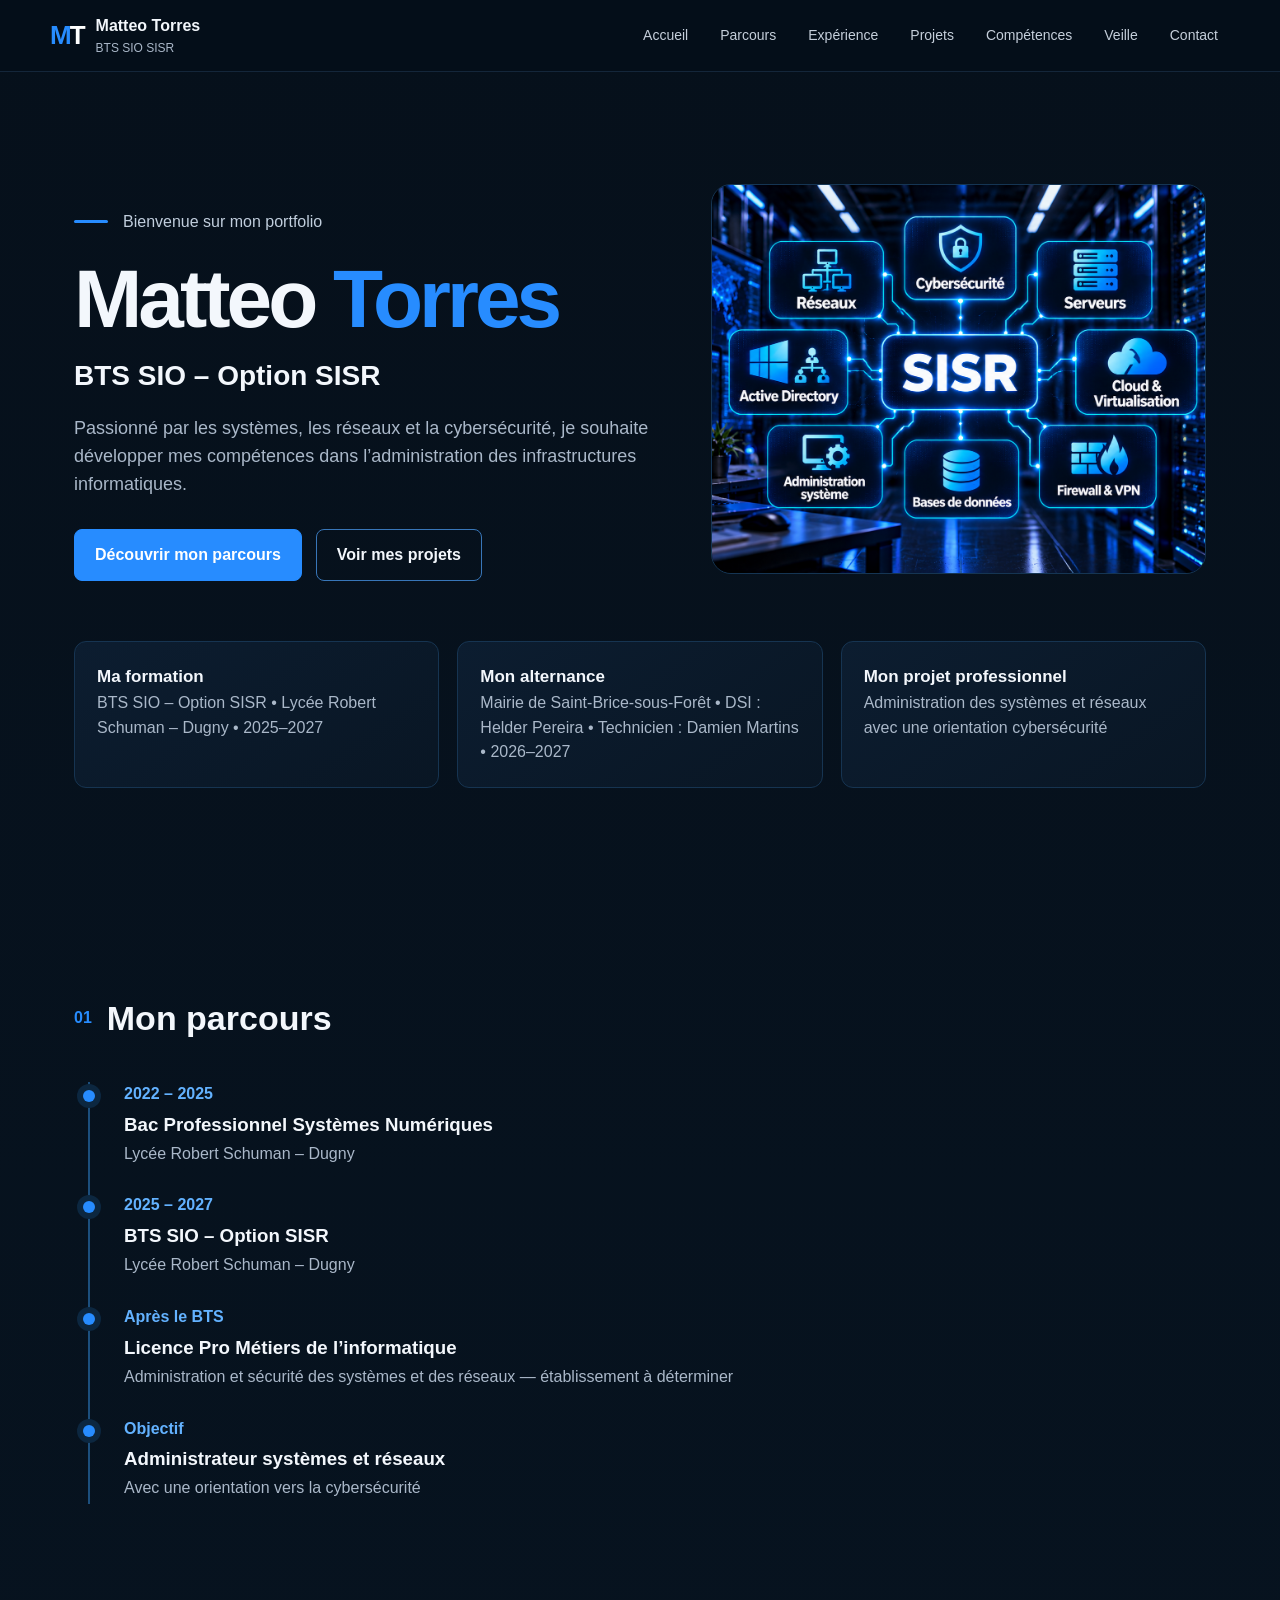
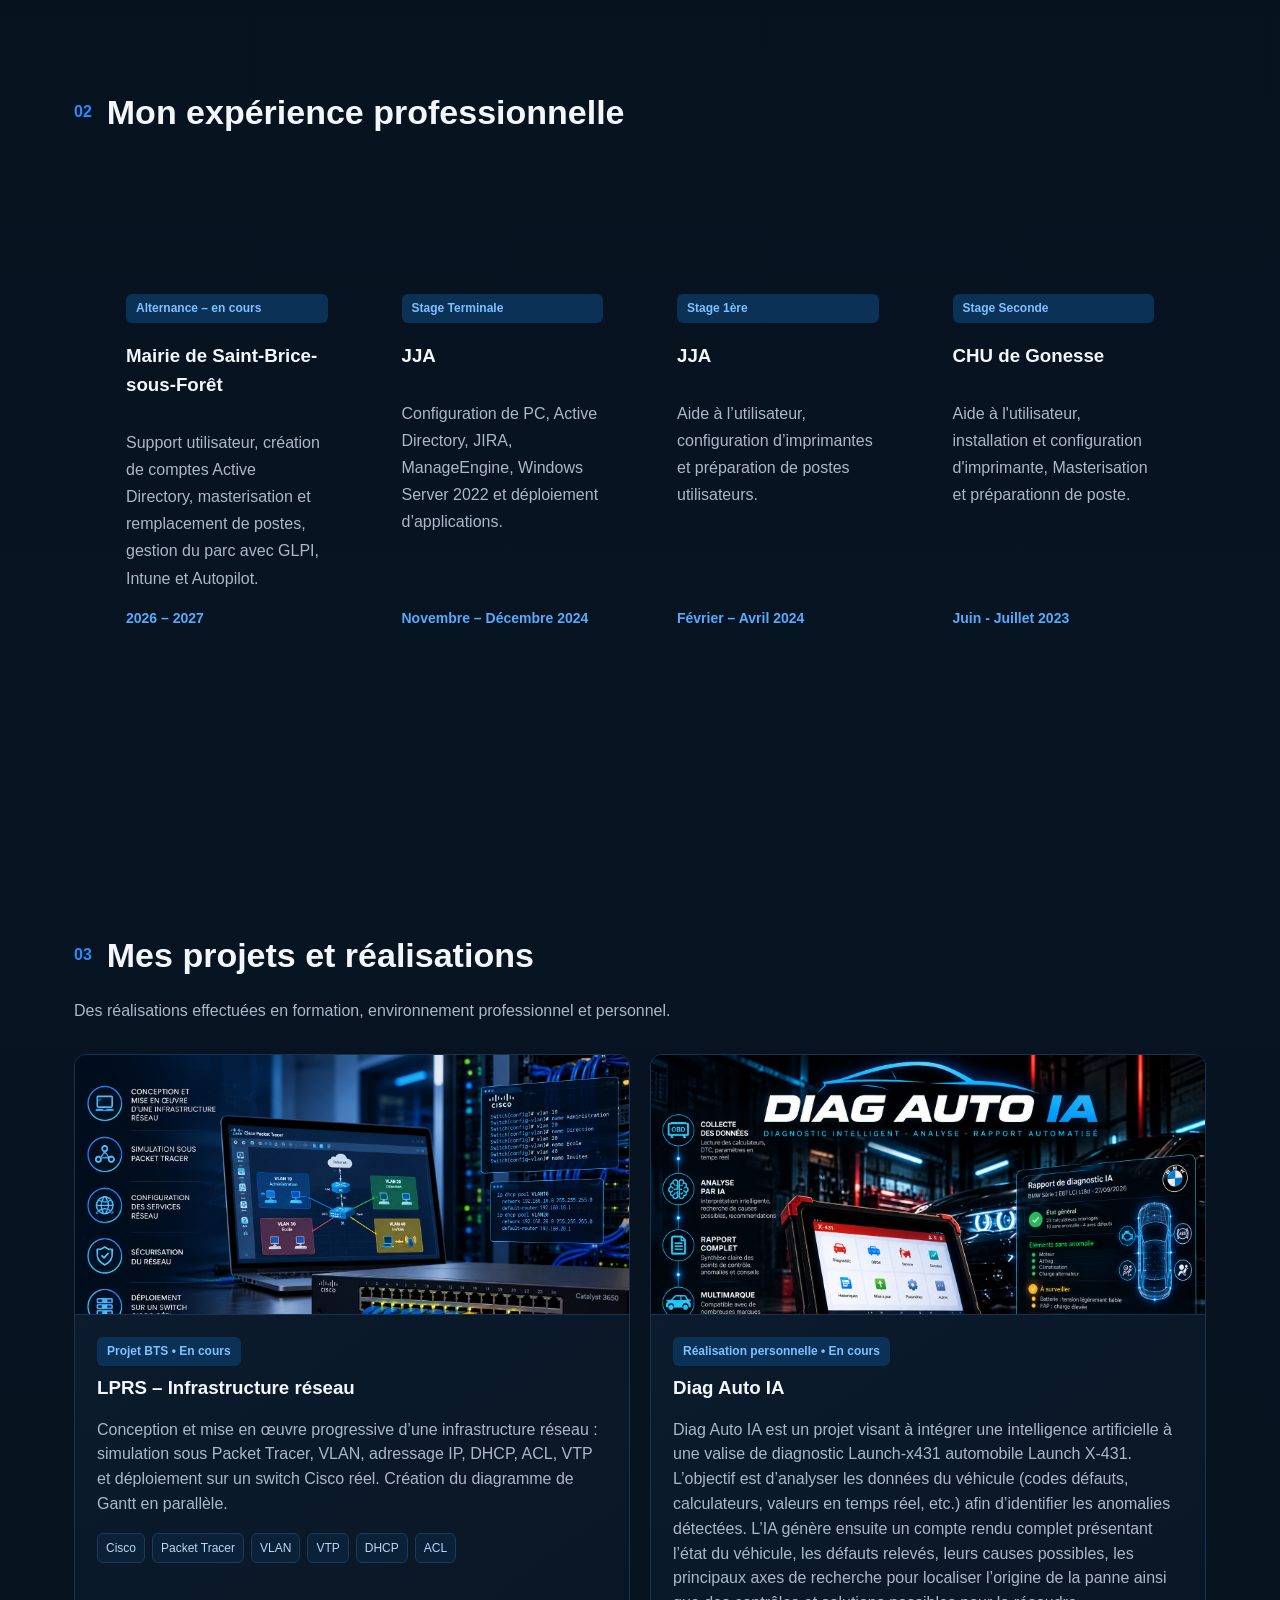
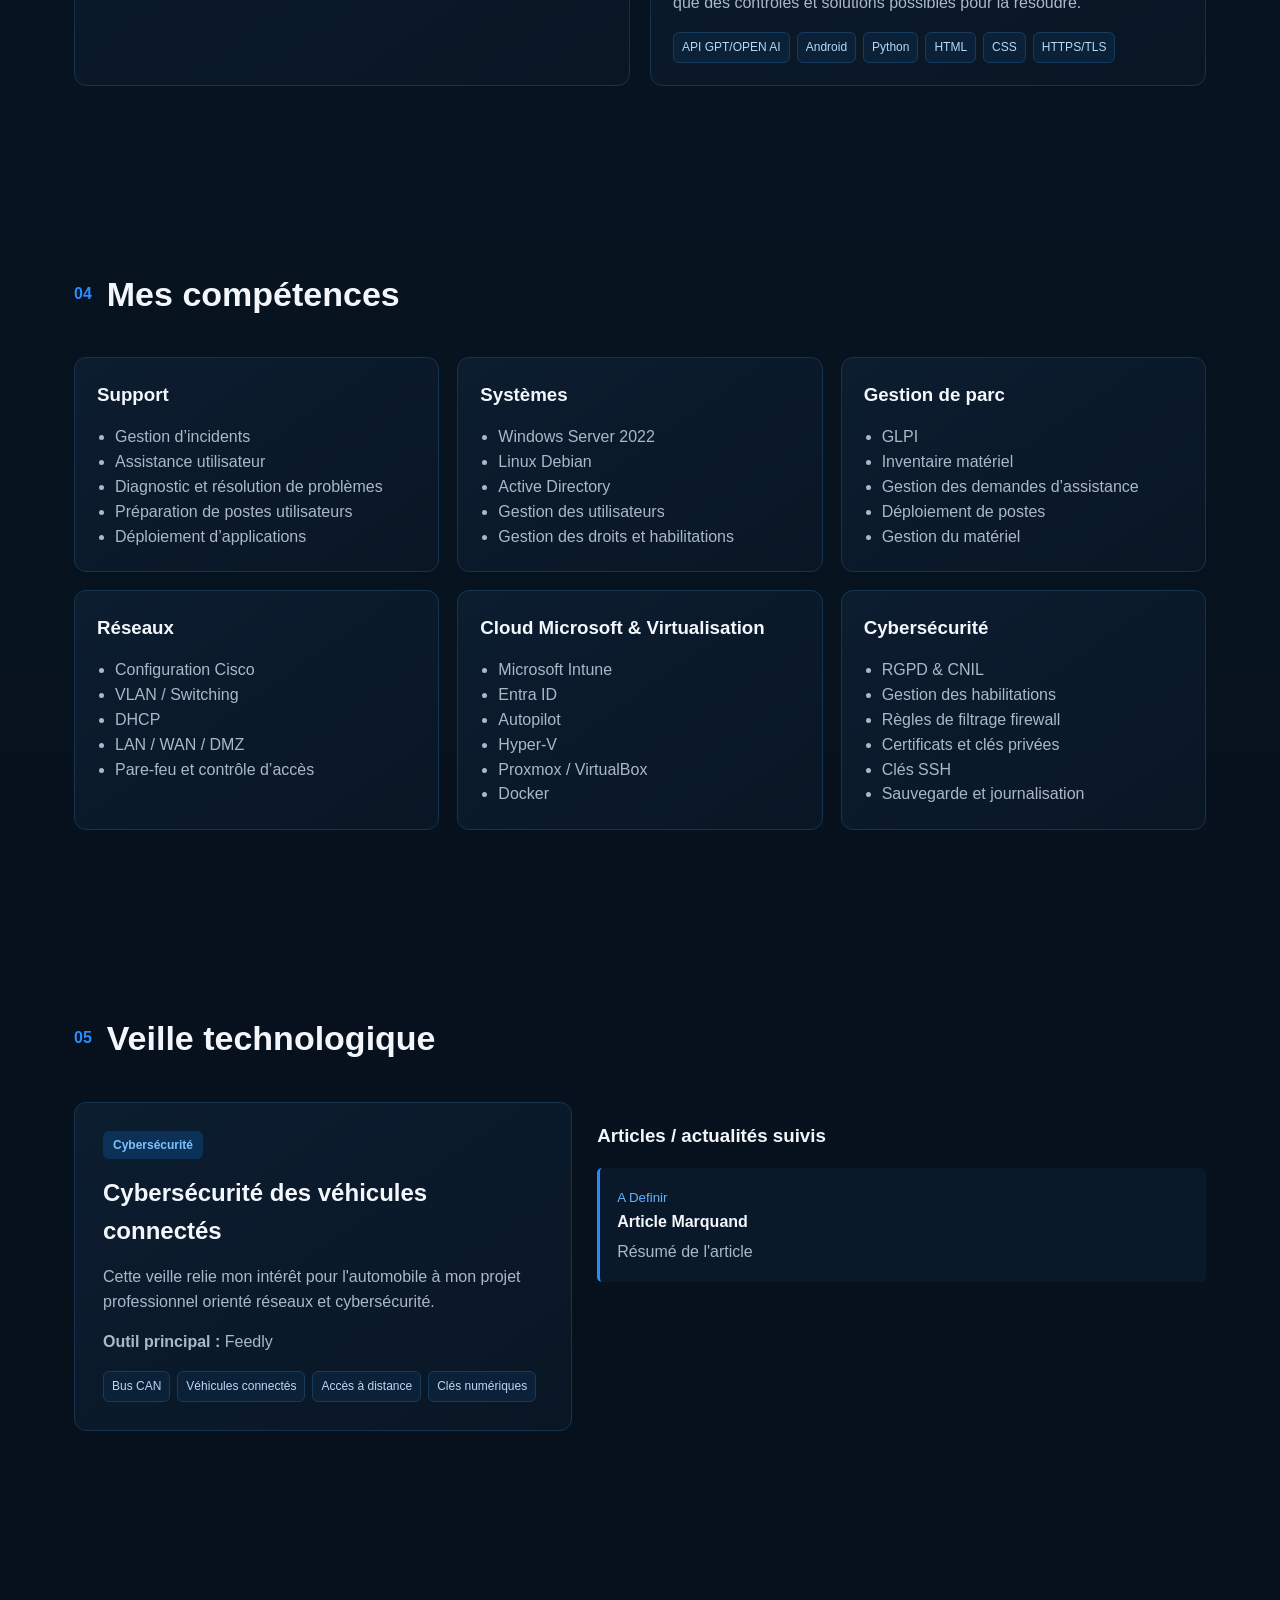
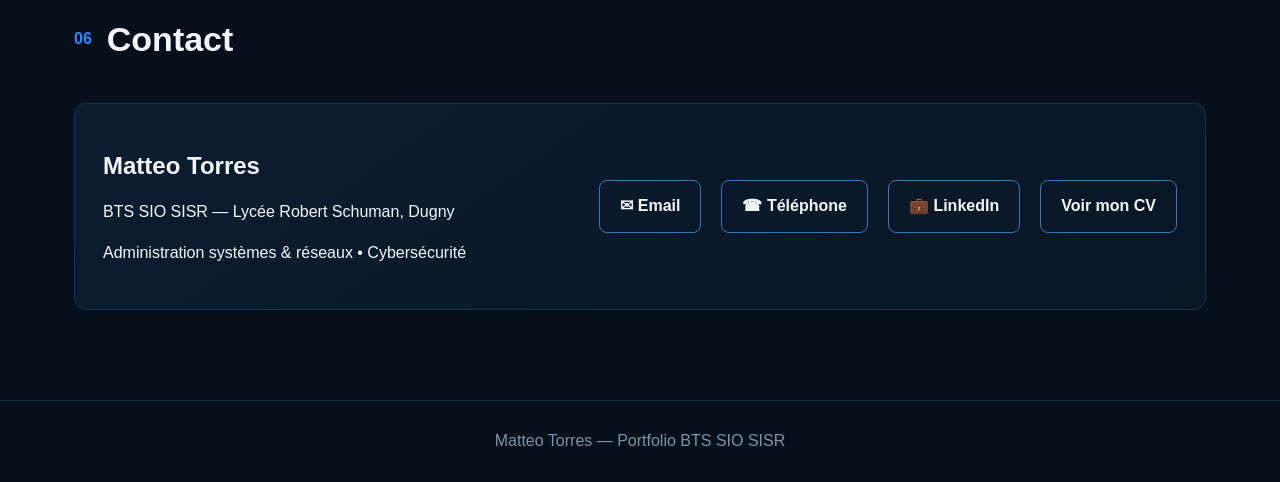
<file: index.html>
<!doctype html>
<html lang="fr">
<head>
  <meta charset="utf-8">
  <meta name="viewport" content="width=device-width, initial-scale=1">
  <meta name="description" content="Portfolio BTS SIO SISR de Matteo Torres">
  <title>Matteo Torres | Portfolio BTS SIO SISR</title>
  <link rel="stylesheet" href="css/style.css">
</head>
<body>
<header class="topbar">
  <a class="brand" href="#accueil"><span class="logo">MT</span><span><strong>Matteo Torres</strong><small>BTS SIO SISR</small></span></a>
  <button class="menu-btn" aria-label="Ouvrir le menu">☰</button>
  <nav id="nav">
    <a href="#accueil">Accueil</a>
    <a href="#parcours">Parcours</a>
    <a href="#experience">Expérience</a>
    <a href="#projets">Projets</a>
    <a href="#competences">Compétences</a>
    <a href="#veille">Veille</a>
    <a href="#contact">Contact</a>
  </nav>
</header>

<main>
<section id="accueil" class="hero section">
  <div class="hero-copy">
    <p class="eyebrow">Bienvenue sur mon portfolio</p>
    <h1>Matteo <span>Torres</span></h1>
    <h2>BTS SIO – Option SISR</h2>
    <p id="intro"></p>
    <div class="actions">
      <a class="btn primary" href="#parcours">Découvrir mon parcours</a>
      <a class="btn" href="#projets">Voir mes projets</a>
    </div>
  </div>
  <div class="hero-image">
    <img src="images/accueil.png" alt="Illustration informatique">
</div>
  </div>
  <div class="summary-grid" id="summaryCards"></div>
</section>

<section id="parcours" class="section">
  <div class="section-head"><p>01</p><h2>Mon parcours</h2></div>
  <div class="timeline" id="timeline"></div>
</section>

<section id="experience" class="section">
  <div class="section-head"><p>02</p><h2>Mon expérience professionnelle</h2></div>
  <section id="experience" class="section">
    </div>

    <div class="cards" id="missions"></div>
</section>
  </div>
</section>

<section id="projets" class="section">
  <div class="section-head"><p>03</p><h2>Mes projets et réalisations</h2></div>
  <p class="section-intro">Des réalisations effectuées en formation, environnement professionnel et personnel.</p>
  <div class="project-grid" id="projectGrid"></div>
</section>

<section id="competences" class="section">
  <div class="section-head"><p>04</p><h2>Mes compétences</h2></div>
  <div class="skill-grid" id="skillGrid"></div>
</section>

<section id="veille" class="section">
  <div class="section-head"><p>05</p><h2>Veille technologique</h2></div>
  <div class="watch-layout">
    <article class="panel">
      <span class="tag">Cybersécurité</span>
      <h3>Cybersécurité des véhicules connectés</h3>
      <p>Cette veille relie mon intérêt pour l'automobile à mon projet professionnel orienté réseaux et cybersécurité.</p>
      <p><strong>Outil principal :</strong> Feedly</p>
      <div class="chips"><span>Bus CAN</span><span>Véhicules connectés</span><span>Accès à distance</span><span>Clés numériques</span></div>
    </article>
    <div>
      <h3>Articles / actualités suivis</h3>
      <div id="watchList" class="watch-list"></div>
    </div>
  </div>
</section>

<section id="contact" class="section contact">
  <div class="section-head"><p>06</p><h2>Contact</h2></div>
  <div class="panel contact-panel">
    <div>
      <h3>Matteo Torres</h3>
      <p>BTS SIO SISR — Lycée Robert Schuman, Dugny</p>
      <p>Administration systèmes & réseaux • Cybersécurité</p>
    </div>
    <div class="top-contacts" style="display:flex; gap:20px;">

   <a class="btn" href="mailto:torres07matteo@gmail.com">
    ✉ Email
</a>

<a class="btn" href="tel:+33668963529">
    ☎ Téléphone
</a>

<a class="btn" href="https://www.linkedin.com/in/mattéo-torres-2302502b7" target="_blank">
    💼 LinkedIn
</a>

    <a class="btn" href="documents/CV-Matteo-Torres.pdf" target="_blank">
        Voir mon CV
    </a>

</div>
  </div>
</section>
</main>

<footer><span>Matteo Torres</span> — Portfolio BTS SIO SISR <span id="year"></span></footer>
<script src="js/contenu.js"></script>
<script src="js/script.js"></script>
</body>
</html>
</file>
<file: css/style.css>
:root{--bg:#06101b;--bg2:#091727;--card:#0c1c2e;--line:#163451;--blue:#278cff;--blue2:#63b2ff;--text:#f3f7fc;--muted:#aab8c9;--max:1180px}
*{box-sizing:border-box}html{scroll-behavior:smooth;scroll-padding-top:84px}body{margin:0;background:linear-gradient(180deg,#06101b,#071421 45%,#06101b);color:var(--text);font-family:Inter,Segoe UI,Arial,sans-serif;line-height:1.55}
a{color:inherit;text-decoration:none}.topbar{position:sticky;top:0;z-index:50;height:72px;background:rgba(5,15,26,.92);backdrop-filter:blur(14px);border-bottom:1px solid #14263a;display:flex;align-items:center;justify-content:space-between;padding:0 max(24px,calc((100vw - var(--max))/2))}
.brand{display:flex;align-items:center;gap:12px}.brand strong,.brand small{display:block}.brand small{color:var(--muted);font-size:12px}.logo{font-size:26px;font-weight:900;letter-spacing:-2px;color:white}.logo::first-letter{color:var(--blue)}
nav{display:flex;gap:8px}nav a{padding:25px 12px 22px;color:#c5cfdb;font-size:14px;border-bottom:2px solid transparent}nav a:hover,nav a.active{color:white;border-color:var(--blue)}.menu-btn{display:none;background:none;border:0;color:white;font-size:26px}
.section{max-width:var(--max);margin:auto;padding:90px 24px}.hero{min-height:calc(100vh - 72px);display:grid;grid-template-columns:1fr .85fr;gap:55px;align-content:center;position:relative}.hero-copy{padding-top:10px}.eyebrow{color:#c1cedd}.eyebrow:before{content:"";display:inline-block;width:34px;height:3px;background:var(--blue);margin:0 15px 4px 0;border-radius:4px}.hero h1{font-size:clamp(52px,7vw,82px);line-height:.95;margin:25px 0 16px;letter-spacing:-4px}.hero h1 span{color:var(--blue)}.hero h2{font-size:28px;margin:0 0 18px}.hero-copy>p:not(.eyebrow){color:var(--muted);font-size:18px;max-width:650px}
.actions{display:flex;gap:14px;flex-wrap:wrap;margin-top:30px}.btn{border:1px solid #3876b8;padding:13px 20px;border-radius:8px;font-weight:650}.btn.primary{background:var(--blue);border-color:var(--blue);color:white}.btn:hover{transform:translateY(-1px)}
.l{position:absolute;height:3px;background:linear-gradient(90deg,transparent,#278cff,#6bb7ff);transform-origin:left}.l1{width:240px;left:5%;top:25%;transform:rotate(20deg)}.l2{width:260px;left:52%;top:30%;transform:rotate(-25deg)}.l3{width:230px;left:12%;top:72%;transform:rotate(-18deg)}.l4{width:250px;left:53%;top:65%;transform:rotate(20deg)}.dot{position:absolute;width:9px;height:9px;border-radius:50%;background:#5db2ff;box-shadow:0 0 18px #258cff}.d1{left:16%;top:29%}.d2{right:12%;top:20%}.d3{left:8%;bottom:18%}.d4{right:18%;bottom:15%}
.summary-grid{grid-column:1/-1;display:grid;grid-template-columns:repeat(3,1fr);gap:18px;margin-top:5px}.summary,.panel,.mission,.project,.skill{background:linear-gradient(145deg,#0c1d30,#091624);border:1px solid var(--line);border-radius:12px}.summary{padding:22px}.summary strong{display:block;font-size:17px}.summary span{color:var(--muted)}
.section-head{display:flex;align-items:center;gap:15px;margin-bottom:35px}.section-head p{color:var(--blue);font-weight:800}.section-head h2{font-size:34px;margin:0}.section-intro{color:var(--muted);margin-top:-20px;margin-bottom:30px}
.timeline{border-left:2px solid #1c4f7d;margin-left:14px;padding-left:34px;display:grid;gap:24px}.timeline article{position:relative}.timeline article:before{content:"";position:absolute;width:12px;height:12px;background:var(--blue);border-radius:50%;left:-41px;top:8px;box-shadow:0 0 0 6px #0c2740}.timeline .date{color:var(--blue2);font-weight:700}.timeline h3{margin:3px 0}.timeline p{margin:3px 0;color:var(--muted)}
.experience-layout{display:grid;grid-template-columns:.85fr 1.15fr;gap:22px}.panel{padding:28px}.tag{display:inline-block;color:#7fc0ff;background:#0b3157;padding:5px 10px;border-radius:6px;font-size:12px;font-weight:700}.panel h3{font-size:24px;margin:15px 0 4px}.panel>p{color:var(--muted)}.stats{display:grid;grid-template-columns:repeat(3,1fr);gap:10px;margin:25px 0}.stats div{background:#081625;border:1px solid #15324e;border-radius:8px;padding:12px}.stats strong,.stats span{display:block}.stats strong{color:var(--blue2);font-size:20px}.stats span{font-size:12px;color:var(--muted)}
.cards{display:grid;grid-template-columns:1fr 1fr;gap:16px}.mission{padding:20px}.mission h3{margin:5px 0 8px;font-size:17px}.mission p{color:var(--muted);font-size:14px;margin:0}
.project-grid{display:grid;grid-template-columns:repeat(2,1fr);gap:20px}.project{overflow:hidden}.project-visual{height:145px;display:grid;place-items:center;background:linear-gradient(135deg,#0b2745,#0a1725);font-size:46px;color:#58aaff;border-bottom:1px solid var(--line)}.project-body{padding:22px}.project h3{margin:7px 0}.project p{color:var(--muted)}.chips{display:flex;gap:7px;flex-wrap:wrap}.chips span{font-size:12px;background:#0a2137;color:#b9d9f7;border:1px solid #173b5c;padding:5px 8px;border-radius:6px}
.skill-grid{display:grid;grid-template-columns:repeat(3,1fr);gap:18px}.skill{padding:22px}.skill h3{margin:0 0 12px}.skill ul{padding-left:18px;color:var(--muted);margin-bottom:0}
.watch-layout{display:grid;grid-template-columns:.9fr 1.1fr;gap:25px}.watch-list{display:grid;gap:12px}.watch-item{padding:17px;border-left:3px solid var(--blue);background:#0a1929;border-radius:5px}.watch-item strong{display:block}.watch-item small{color:var(--blue2)}.watch-item p{color:var(--muted);margin:5px 0 0}
.contact-panel{display:flex;justify-content:space-between;align-items:center}.contact-panel .actions{margin:0}footer{border-top:1px solid #14283d;color:#7f91a5;text-align:center;padding:28px}
@media(max-width:850px){.menu-btn{display:block}nav{display:none;position:absolute;left:0;right:0;top:72px;background:#071421;padding:12px 24px;flex-direction:column}nav.open{display:flex}nav a{padding:10px}.hero{grid-template-columns:1fr;padding-top:55px}.circuit{height:260px}.summary-grid,.skill-grid{grid-template-columns:1fr}.experience-layout,.watch-layout{grid-template-columns:1fr}.project-grid{grid-template-columns:1fr}.cards{grid-template-columns:1fr}.contact-panel{align-items:flex-start;flex-direction:column}.hero h1{letter-spacing:-2px}}
.project-visual{
    height:260px;
    overflow:hidden;
}

.project-visual img{
    width:100%;
    height:100%;
    object-fit:contain;
    display:block;
}
.hero-image {
    height: 390px;
    border-radius: 20px;
    overflow: hidden;
    border: 1px solid #153553;
}

.hero-image img {
    width: 100%;
    height: 100%;
    object-fit: cover;
    display: block;
}
#missions{
    display:grid;
    grid-template-columns:repeat(4,1fr);
    gap:18px;
}

.experience-card{
    padding:28px;
    min-height:320px;
    display:flex;
    flex-direction:column;
}

.experience-card h3{
    margin:18px 0 14px;
}

.experience-card p{
    color:var(--muted);
    line-height:1.7;
}

.experience-year{
    margin-top:auto;
    color:#58aaff;
    font-size:14px;
}
.contact-icon {
    width: 45px;
    height: 45px;
    display: flex;
    align-items: center;
    justify-content: center;
    font-size: 22px;
    flex-shrink: 0;
}

.contact-icon svg {
    width: 22px;
    height: 22px;
    display: block;
}
.contact-grid {
    display: grid;
    grid-template-columns: repeat(3, 1fr);
    gap: 18px;
    margin-top: 30px;
}

.contact-card {
    display: flex;
    align-items: center;
    gap: 18px;
    padding: 22px;
    min-height: 100px;
    background: #0b1d2e;
    border: 1px solid var(--line);
    border-radius: 12px;
    text-decoration: none;
    box-sizing: border-box;
}

.contact-card:hover {
    border-color: #58aaff;
    transform: translateY(-2px);
}

.contact-icon {
    width: 42px;
    height: 42px;
    flex-shrink: 0;
    display: flex;
    align-items: center;
    justify-content: center;
    font-size: 26px;
    color: #58aaff;
}

.contact-content h3 {
    margin: 0 0 8px;
}

.contact-content p {
    margin: 0;
    color: var(--muted);
}

@media (max-width: 800px) {
    .contact-grid {
        grid-template-columns: 1fr;
    }
.top-contacts {
    display: flex;
    align-items: center;
    justify-content: flex-end;
    gap: 20px;
}

.top-contacts .btn {
    flex-shrink: 0;
}
}
</file>
